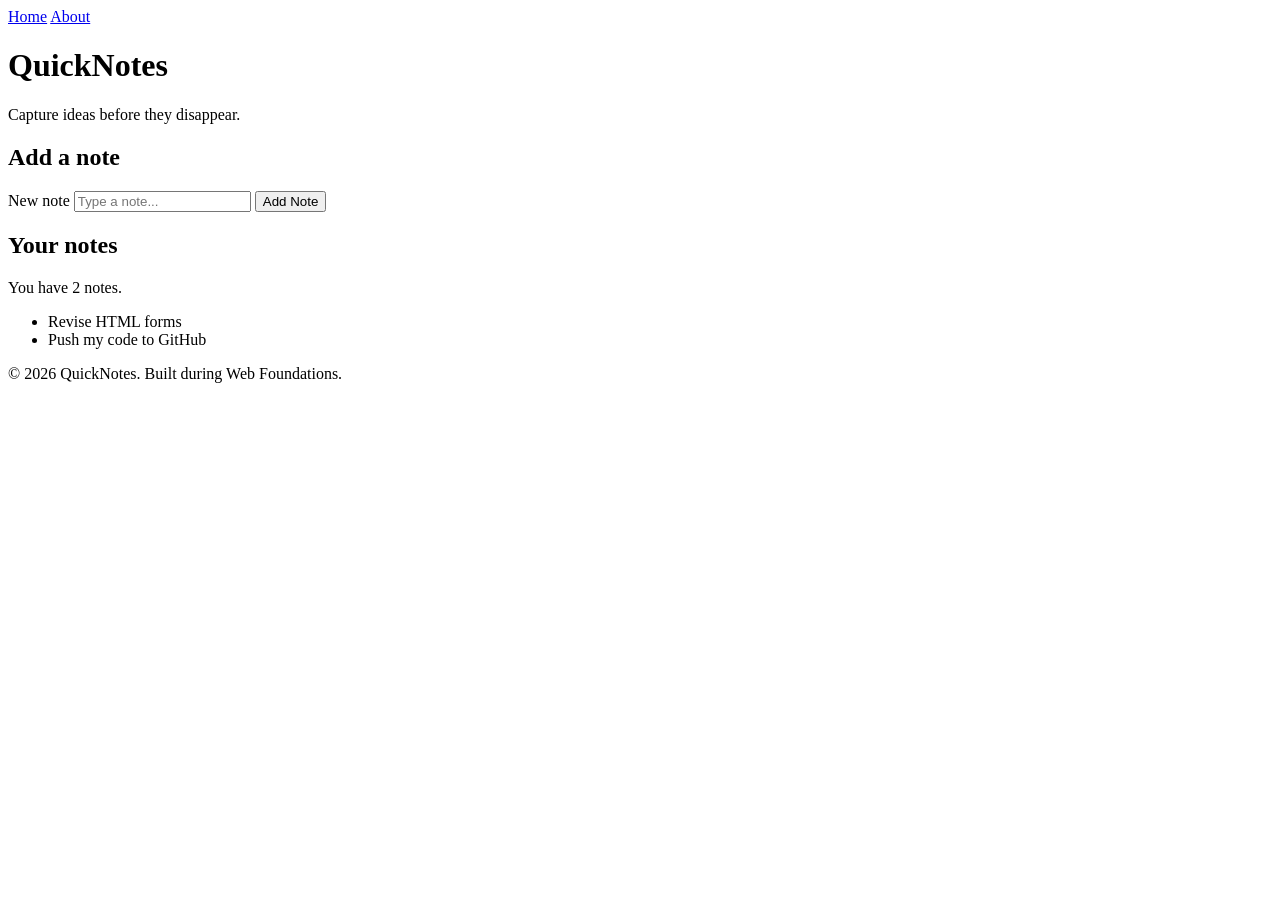
<file: day1/index.html>
<!DOCTYPE html>
<html lang="en">
  <head>
    <meta charset="UTF-8" />
    <meta name="viewport" content="width=device-width, initial-scale=1.0" />
    <title>QuickNotes</title>
  </head>
  <body>
    <header>
        <nav>
        <a href="index.html">Home</a>
        <a href="about.html">About</a>
      </nav>
      <h1>QuickNotes</h1>
      <p>Capture ideas before they disappear.</p>
    </header>
 
    <main>
      <section>
        <h2>Add a note</h2>
        <form id="note-form">
          <label for="note-input">New note</label>
          <input type="text" id="note-input" placeholder="Type a note..." />
          <button type="submit">Add Note</button>
        </form>
      </section>
 
      <section>
        <h2>Your notes</h2>
        <p id="note-count">You have 2 notes.</p>
        <ul id="notes-list">
          <li>Revise HTML forms</li>
          <li>Push my code to GitHub</li>
        </ul>
      </section>
    </main>
 
    <footer>
      <p>&copy; 2026 QuickNotes. Built during Web Foundations.</p>
    </footer>
  </body>
</html>
</file>
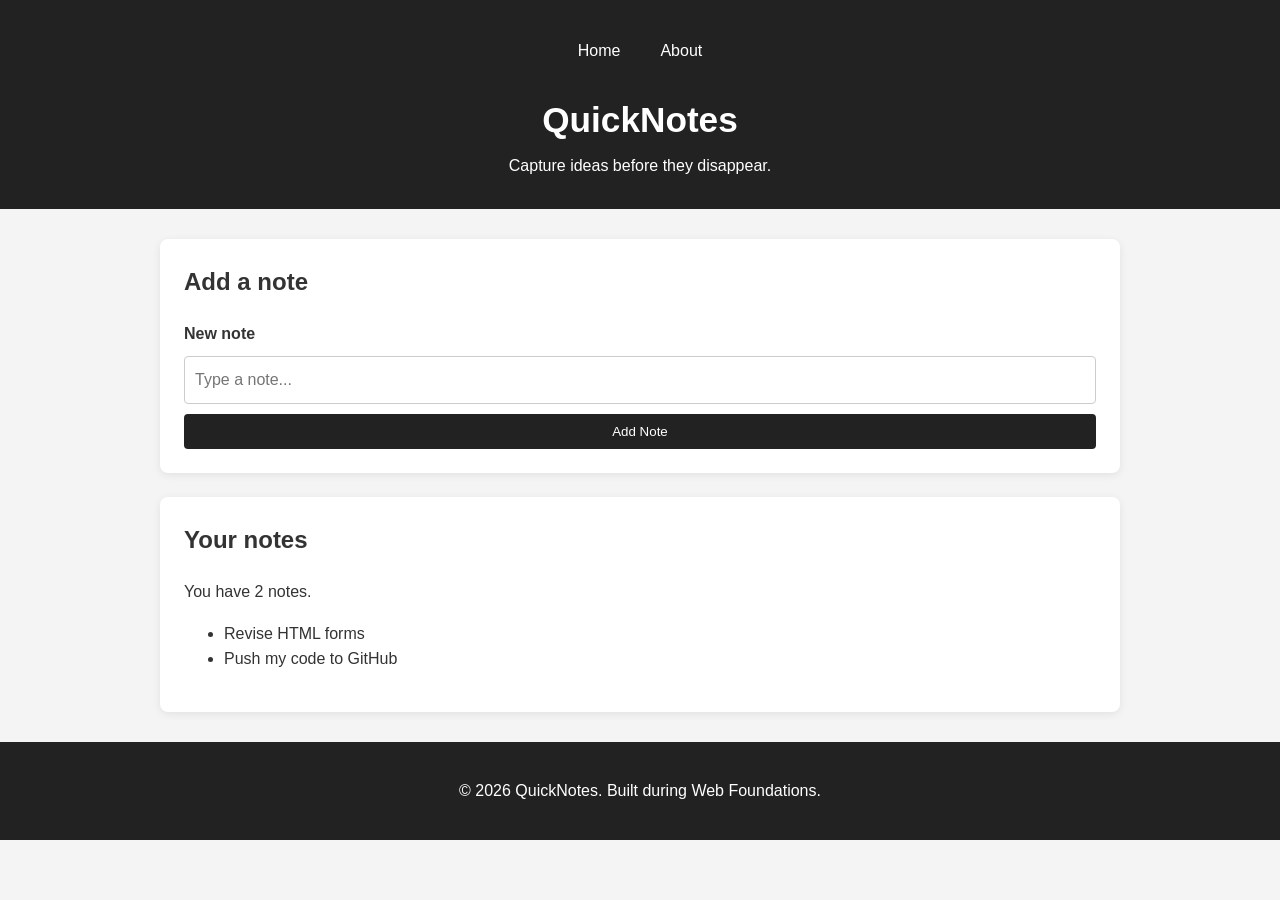
<file: day2/index.html>
<!DOCTYPE html>
<html lang="en">
  <head>
    <meta charset="UTF-8" />
    <meta name="viewport" content="width=device-width, initial-scale=1.0" />
    <title>QuickNotes</title>
    <link rel="stylesheet" href="style.css" />
  </head>

  <body>
    <header>
      <nav>
        <a href="index.html">Home</a>
        <a href="about.html">About</a>
      </nav>

  <h1>QuickNotes</h1>
  <p>Capture ideas before they disappear.</p>
</header>

<main>
  <section>
    <h2>Add a note</h2>

    <form id="note-form">
      <label for="note-input">New note</label>
      <input
        type="text"
        id="note-input"
        placeholder="Type a note..."
      />

      <button type="submit">Add Note</button>
    </form>
  </section>

  <section>
    <h2>Your notes</h2>

    <p id="note-count">You have 2 notes.</p>

    <ul id="notes-list">
      <li>Revise HTML forms</li>
      <li>Push my code to GitHub</li>
    </ul>
  </section>
</main>

<footer>
  <p>&copy; 2026 QuickNotes. Built during Web Foundations.</p>
</footer>
  </body>
</html>
</file>
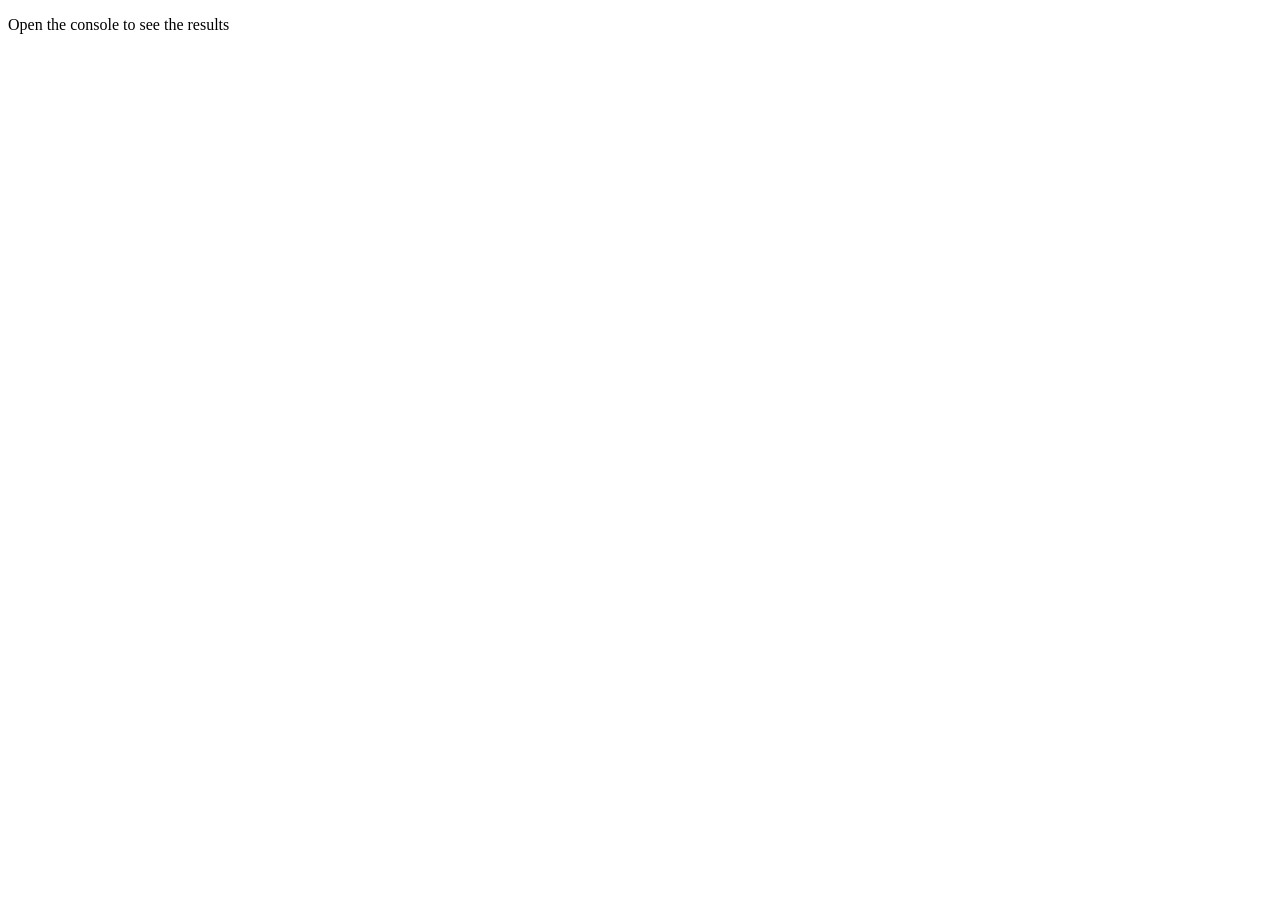
<file: day3/index.html>
<!DOCTYPE html>
<html lang="en">
<head>
    <meta charset="UTF-8">
    <meta name="viewport" content="width=device-width, initial-scale=1.0">
    <title>Notes Toolkit</title>
    <script src="script.js" defer></script>
</head>
<body>
    <p>Open the console to see the results</p>
</body>
</html>
</file>
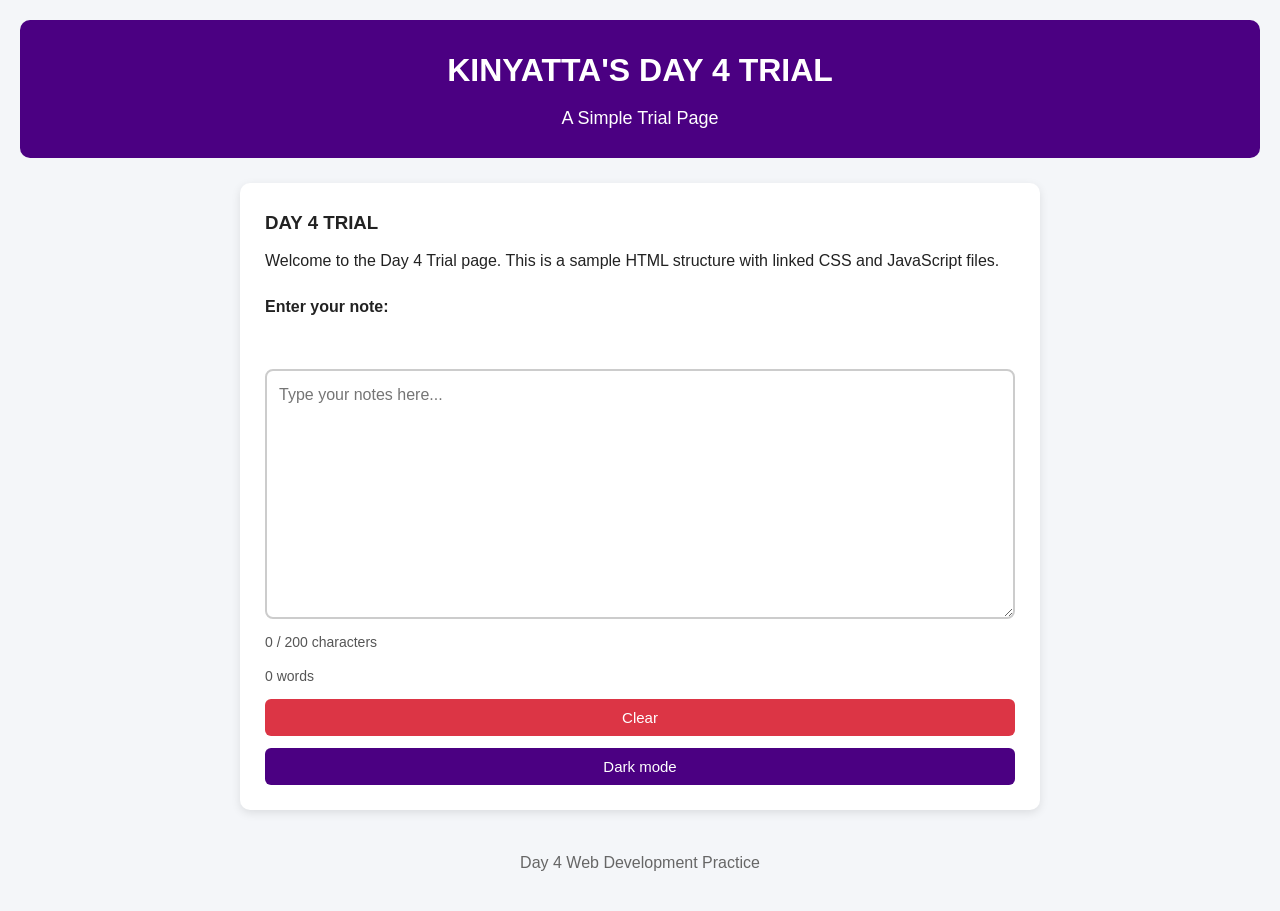
<file: day4/index.html>
<!DOCTYPE html>
<html lang="en">
<head>
    <meta charset="UTF-8">
    <meta name="viewport" content="width=device-width, initial-scale=1.0">

    <title>DAY 4 TRIAL</title>

    <link rel="stylesheet" href="style.css">
    <script src="script.js" defer></script>
</head>

<body>
    <header>
        <h1>KINYATTA'S DAY 4 TRIAL</h1>
        <h2>A Simple Trial Page</h2>
    </header>

    <main>
        <h3>DAY 4 TRIAL</h3>

        <p>
            Welcome to the Day 4 Trial page.
            This is a sample HTML structure with linked CSS
            and JavaScript files.
        </p>

        <section>
            <label for="note-text">Enter your note:</label><br>

            <textarea
                id="note-text"
                placeholder="Type your notes here..."
            ></textarea>

            <p id="char-count">Characters: 0</p>

            <p id="word-count">Words: 0</p>

            <button id="clear-btn" type="button">Clear</button>

            <button id="theme-toggle" type="button">
                Toggle Theme
            </button>
        </section>
    </main>

    <footer>
        <p>Day 4 Web Development Practice</p>
    </footer>
</body>
</html>
</file>
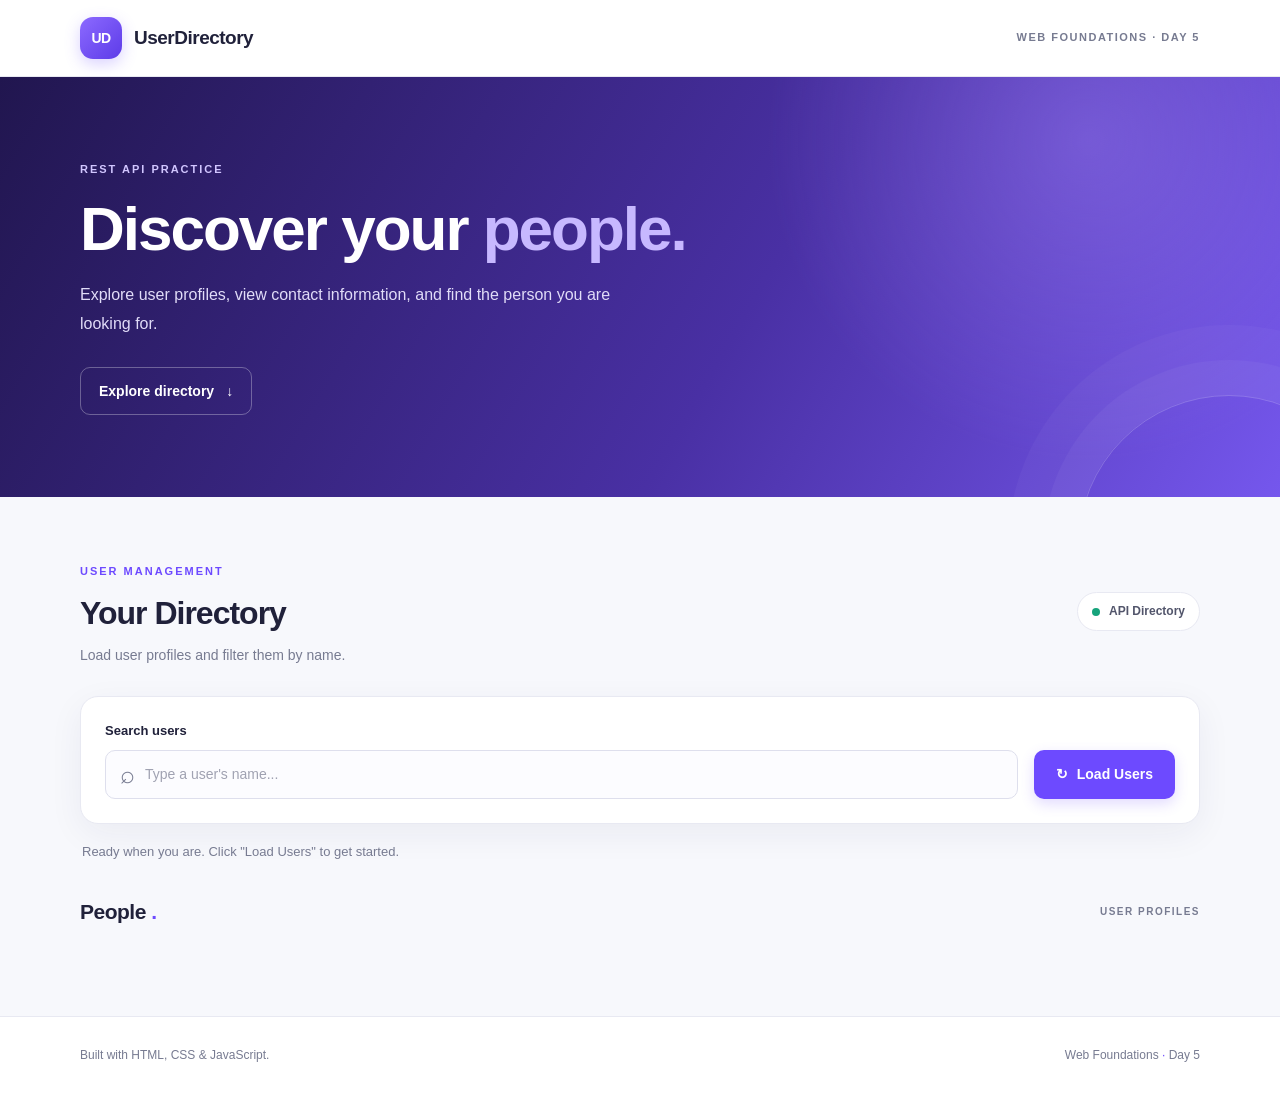
<file: day5/index.html>
<!DOCTYPE html>
<html lang="en">
<head>
    <meta charset="UTF-8">
    <meta name="viewport" content="width=device-width, initial-scale=1.0">

    <title>User Directory | Day 5 API Lab</title>

    <link rel="stylesheet" href="style.css">
    <script src="users.js" defer></script>
</head>
<body>

    <header class="site-header">
        <div class="container nav">
            <a href="#" class="brand">
                <span class="brand-icon">UD</span>
                <span>UserDirectory</span>
            </a>

            <span class="day-label">WEB FOUNDATIONS · DAY 5</span>
        </div>
    </header>

    <main>
        <section class="hero">
            <div class="container hero-content">
                <span class="eyebrow">REST API PRACTICE</span>

                <h1>Discover your <span>people.</span></h1>

                <p>
                    Explore user profiles, view contact information,
                    and find the person you are looking for.
                </p>

                <a href="#directory" class="hero-link">
                    Explore directory <span aria-hidden="true">↓</span>
                </a>
            </div>
        </section>

        <section class="container directory-section" id="directory">

            <div class="section-heading">
                <div>
                    <span class="eyebrow">USER MANAGEMENT</span>
                    <h2>Your Directory</h2>
                    <p class="section-description">
                        Load user profiles and filter them by name.
                    </p>
                </div>

                <div class="directory-badge">
                    <span class="status-dot"></span>
                    API Directory
                </div>
            </div>

            <div class="toolbar">
                <div class="search-box">
                    <label for="filter-input">Search users</label>

                    <div class="search-input-wrap">
                        <span class="search-icon" aria-hidden="true">⌕</span>

                        <input
                            type="search"
                            id="filter-input"
                            placeholder="Type a user's name..."
                            autocomplete="off"
                        >
                    </div>
                </div>

                <button id="load-users" type="button">
                    <span aria-hidden="true">↻</span>
                    Load Users
                </button>
            </div>

            <p id="status" class="status-message" role="status" aria-live="polite">
                Ready when you are. Click "Load Users" to get started.
            </p>

            <div class="results-heading">
                <h3>People <span class="heading-dot">.</span></h3>
                <span class="results-caption">USER PROFILES</span>
            </div>

            <ul id="users-list" class="users-grid"></ul>

        </section>
    </main>

    <footer class="site-footer">
        <div class="container footer-content">
            <p>Built with HTML, CSS &amp; JavaScript.</p>
            <p>Web Foundations <span>·</span> Day 5</p>
        </div>
    </footer>

</body>
</html>
</file>
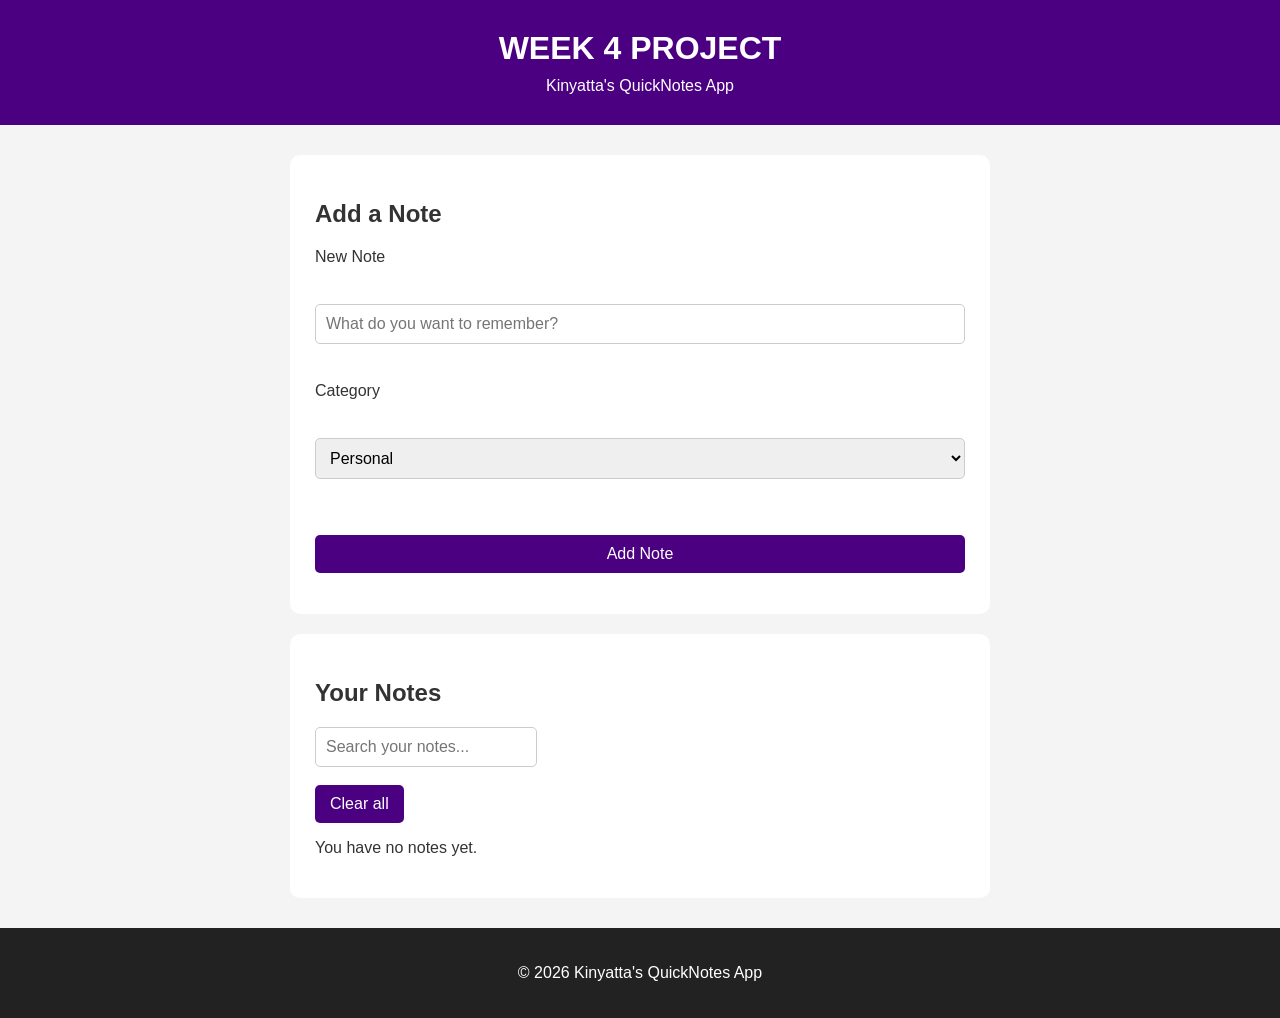
<file: quicknotes-app/index.html>
<!DOCTYPE html>
<html lang="en">

<head>
    <meta charset="UTF-8">
    <meta name="viewport" content="width=device-width, initial-scale=1.0">

    <title>QuickNotes</title>

    <link rel="stylesheet" href="style.css">
    <script src="script.js" defer></script>
</head>

<body>

    <header>
        <h1>WEEK 4 PROJECT</h1>
        <p>Kinyatta's QuickNotes App</p>
    </header>

    <main>

        <!-- Section for adding a new note -->
        <section>
            <h2>Add a Note</h2>

            <form id="note-form">

                <label for="note-input">New Note</label><br>

                <input
                    type="text"
                    id="note-input"
                    name="note"
                    placeholder="What do you want to remember?"
                    required
                ><br>

                <label for="note-category">Category</label><br>

                <select id="note-category" name="category">
                    <option value="Personal">Personal</option>
                    <option value="Work">Work</option>
                    <option value="Study">Study</option>
                </select><br><br>

                <button type="submit">Add Note</button>

            </form>

            <p id="error-message"></p>
        </section>


        <!-- Section for displaying existing notes -->
        <section>
            <h2>Your Notes</h2>

            <input
                type="text"
                id="search-input"
                name="search"
                placeholder="Search your notes..."
            >

            <br><br>

            <button type="button" id="clear-all">Clear all</button>

            <p id="note-count">You have no notes yet.</p>

            <ul id="notes-list"></ul>
        </section>

    </main>

    <footer>
        <p>&copy; 2026 Kinyatta's QuickNotes App</p>
    </footer>

</body>

</html>
</file>
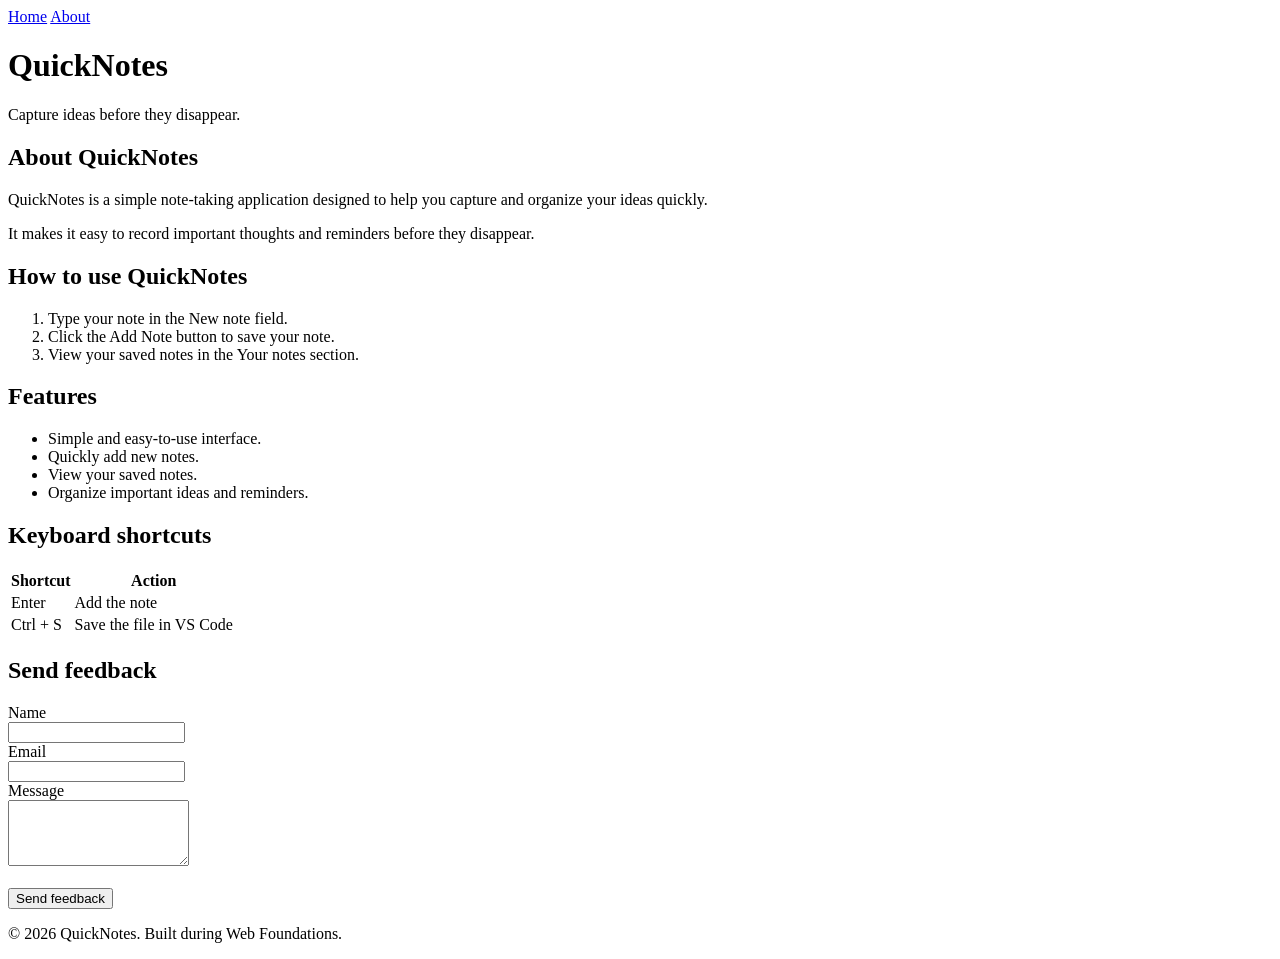
<file: day1/about.html>
<!DOCTYPE html>
<html lang="en">
  <head>
    <meta charset="UTF-8" />
    <meta name="viewport" content="width=device-width, initial-scale=1.0" />
    <title>QuickNotes</title>
  </head>

  <body>
    <header>
      <nav>
        <a href="index.html">Home</a>
        <a href="about.html">About</a>
      </nav>

      <h1>QuickNotes</h1>
      <p>Capture ideas before they disappear.</p>
    </header>

    <main>
      <h2>About QuickNotes</h2>

      <p>
        QuickNotes is a simple note-taking application designed to help you
        capture and organize your ideas quickly.
      </p>

      <p>
        It makes it easy to record important thoughts and reminders before
        they disappear.
      </p>

      <section>
        <h2>How to use QuickNotes</h2>

        <ol>
          <li>Type your note in the New note field.</li>
          <li>Click the Add Note button to save your note.</li>
          <li>View your saved notes in the Your notes section.</li>
        </ol>
      </section>

      <section>
        <h2>Features</h2>

        <ul>
          <li>Simple and easy-to-use interface.</li>
          <li>Quickly add new notes.</li>
          <li>View your saved notes.</li>
          <li>Organize important ideas and reminders.</li>
        </ul>
      </section>

      <section>
        <h2>Keyboard shortcuts</h2>

        <table>
          <thead>
            <tr>
              <th>Shortcut</th>
              <th>Action</th>
            </tr>
          </thead>

          <tbody>
            <tr>
              <td>Enter</td>
              <td>Add the note</td>
            </tr>

            <tr>
              <td>Ctrl + S</td>
              <td>Save the file in VS Code</td>
            </tr>
          </tbody>
        </table>
      </section>

      <section>
        <h2>Send feedback</h2>

        <form>
          <label for="name">Name</label><br/>
          <input type="text" id="name" name="name" required /><br>
          <label for="email">Email</label><br>
          <input type="email" id="email" name="email" required /><br>
          <label for="message">Message</label><br>
          <textarea id="message" name="message" rows="4" required
          ></textarea><br><br>
          <button type="submit">Send feedback</button><br>
        </form>
      </section>
    </main>

    <footer>
      <p>&copy; 2026 QuickNotes. Built during Web Foundations.</p>
    </footer>
  </body>
</html>
</file>
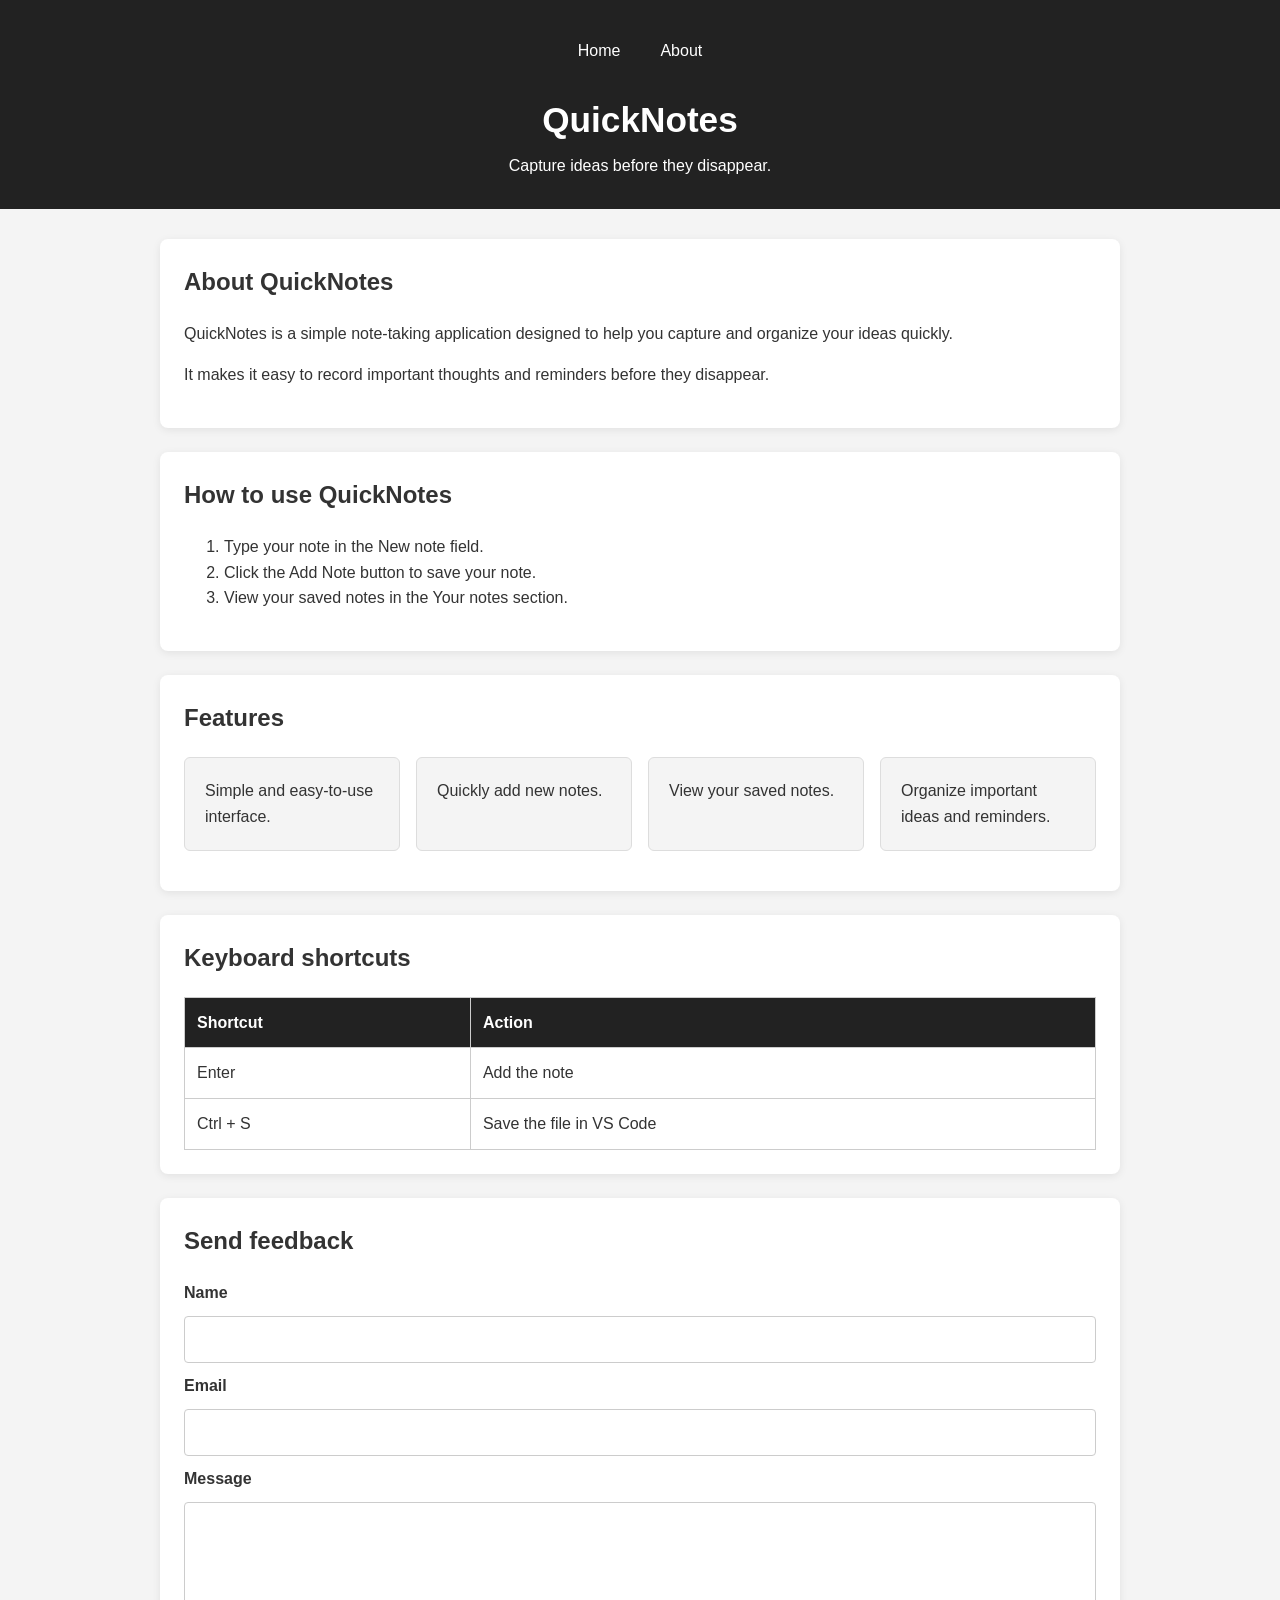
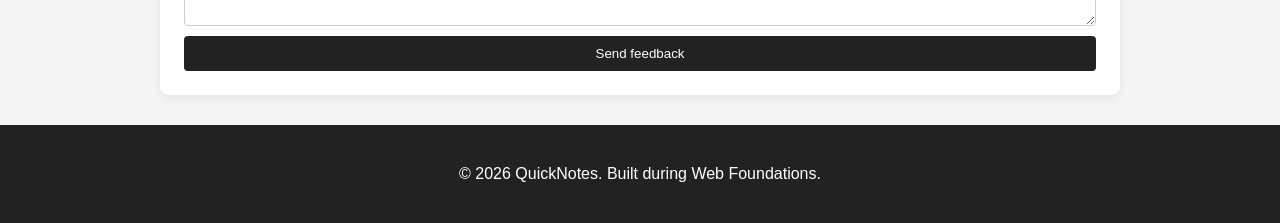
<file: day2/about.html>
<!DOCTYPE html>
<html lang="en">
  <head>
    <meta charset="UTF-8" />
    <meta name="viewport" content="width=device-width, initial-scale=1.0" />
    <title>QuickNotes</title>
    <link rel="stylesheet" href="style.css" />
  </head>

  <body>
    <header>
      <nav>
        <a href="index.html">Home</a>
        <a href="about.html">About</a>
      </nav>
  <h1>QuickNotes</h1>
  <p>Capture ideas before they disappear.</p>
</header>

<main>
  <section>
    <h2>About QuickNotes</h2>

    <p>
      QuickNotes is a simple note-taking application designed to help you
      capture and organize your ideas quickly.
    </p>

    <p>
      It makes it easy to record important thoughts and reminders before
      they disappear.
    </p>
  </section>

  <section>
    <h2>How to use QuickNotes</h2>

    <ol>
      <li>Type your note in the New note field.</li>
      <li>Click the Add Note button to save your note.</li>
      <li>View your saved notes in the Your notes section.</li>
    </ol>
  </section>

  <section>
    <h2>Features</h2>

    <ul class="features">
      <li>Simple and easy-to-use interface.</li>
      <li>Quickly add new notes.</li>
      <li>View your saved notes.</li>
      <li>Organize important ideas and reminders.</li>
    </ul>
  </section>

  <section>
    <h2>Keyboard shortcuts</h2>

    <table>
      <thead>
        <tr>
          <th>Shortcut</th>
          <th>Action</th>
        </tr>
      </thead>

      <tbody>
        <tr>
          <td>Enter</td>
          <td>Add the note</td>
        </tr>

        <tr>
          <td>Ctrl + S</td>
          <td>Save the file in VS Code</td>
        </tr>
      </tbody>
    </table>
  </section>

  <section>
    <h2>Send feedback</h2>

    <form>
      <label for="name">Name</label>
      <input type="text" id="name" name="name" required />

      <label for="email">Email</label>
      <input type="email" id="email" name="email" required />

      <label for="message">Message</label>
      <textarea
        id="message"
        name="message"
        rows="4"
        required
      ></textarea>

      <button type="submit">Send feedback</button>
    </form>
  </section>
</main>

<footer>
  <p>&copy; 2026 QuickNotes. Built during Web Foundations.</p>
</footer>
  </body>
</html>
</file>
<file: day2/style.css>
/* Box-sizing Reset */
* {
  box-sizing: border-box;
  }

/*Base Body Styles*/

body {
margin: 0;
font-family: Arial, sans-serif;
background-color: #f4f4f4;
color: #333;
line-height: 1.6;
}

/* Header */

header {
background-color: #222;
color: white;
text-align: center;
padding: 30px 20px;
}

header h1 {
margin: 20px 0 5px;
font-size: 2.2rem;
}

header p {
margin: 0;
}

/* Navigation - Flexbox */

nav {
display: flex;
justify-content: center;
align-items: center;
gap: 16px;
}

nav a {
color: white;
text-decoration: none;
padding: 8px 12px;
border-radius: 4px;
transition: background-color 0.3s ease, color 0.3s ease;
}

nav a:hover {
background-color: white;
color: #222;
}

/* Main Content*/

main {
max-width: 1000px;
margin: 30px auto;
padding: 0 20px;
}

/* Section Cards */

section {
background-color: white;
margin-bottom: 24px;
padding: 24px;
border-radius: 8px;
box-shadow: 0 2px 8px rgba(0, 0, 0, 0.08);
}

section h2 {
margin-top: 0;
}

/*Features - CSS Grid*/

.features {
display: grid;
grid-template-columns: repeat(auto-fit, minmax(180px, 1fr));
gap: 16px;
padding: 0;
list-style: none;
}

.features li {
background-color: #f4f4f4;
padding: 20px;
border-radius: 6px;
border: 1px solid #ddd;
}

/* Tables*/

table {
width: 100%;
border-collapse: collapse;
}

th,
td {
border: 1px solid #ccc;
padding: 12px;
text-align: left;
}

th {
background-color: #222;
color: white;
}

/*Forms*/

form {
display: flex;
flex-direction: column;
gap: 10px;
}

label {
font-weight: bold;
}

input,
textarea {
width: 100%;
padding: 10px;
border: 1px solid #ccc;
border-radius: 4px;
font: inherit;
}

textarea {
resize: vertical;
}

/* Buttons*/

button {
padding: 10px 18px;
border: none;
border-radius: 4px;
background-color: #222;
color: white;
cursor: pointer;
transition: background-color 0.3s ease, transform 0.2s ease;
}

button:hover {
background-color: #444;
transform: translateY(-2px);
}

/*
Footer*/

footer {
background-color: #222;
color: white;
text-align: center;
padding: 20px;
margin-top: 30px;
}

/* Responsive Design */

@media (max-width: 600px) {
header {
padding: 20px 10px;
}

header h1 {
font-size: 1.7rem;
}

header p {
font-size: 0.9rem;
}

main {
margin: 20px auto;
padding: 0 10px;
}

section {
padding: 18px;
}

nav {
gap: 16px;
}

nav a {
padding: 6px 8px;
}

table {
font-size: 0.9rem;
}
}
</file>
<file: day4/style.css>
/* 1. Reset default browser styles */
* {
    margin: 0;
    padding: 0;
    box-sizing: border-box;
}

/* 2. Define light theme colours */
:root {
    --bg-color: #f4f6f9;
    --text-color: #222222;
    --header-bg: #4b0082;
    --header-text: #ffffff;
    --content-bg: #ffffff;
    --border-color: #cccccc;
    --counter-color: #555555;
    --button-bg: #4b0082;
    --button-text: #ffffff;
    --footer-color: #666666;
}

/* 3. Apply colours to the page */
body {
    font-family: Arial, sans-serif;
    background-color: var(--bg-color);
    color: var(--text-color);
    line-height: 1.6;
    padding: 20px;
    transition: background-color 0.3s, color 0.3s;
}

/* 4. Dark theme changes the CSS variables */
body.dark {
    --bg-color: #181818;
    --text-color: #f1f1f1;
    --header-bg: #292929;
    --header-text: #ffffff;
    --content-bg: #242424;
    --border-color: #666666;
    --counter-color: #cccccc;
    --button-bg: #6a32a8;
    --button-text: #ffffff;
    --footer-color: #cccccc;
}

/* 5. Header */
header {
    text-align: center;
    background-color: var(--header-bg);
    color: var(--header-text);
    padding: 25px 15px;
    border-radius: 10px;
    margin-bottom: 25px;
}

header h1 {
    margin-bottom: 8px;
}

header h2 {
    font-size: 18px;
    font-weight: normal;
}

/* 6. Main content */
main {
    max-width: 800px;
    margin: 0 auto;
    padding: 25px;
    background-color: var(--content-bg);
    border-radius: 10px;
    box-shadow: 0 3px 10px rgba(0, 0, 0, 0.1);
}

main h3 {
    margin-bottom: 10px;
}

main > p {
    margin-bottom: 20px;
}

/* 7. Note section */
section {
    display: flex;
    flex-direction: column;
    gap: 12px;
}

label {
    font-weight: bold;
}

/* 8. Text area */
#note-text {
    width: 100%;
    height: 250px;
    padding: 12px;
    font-family: inherit;
    font-size: 16px;
    line-height: 1.5;
    color: var(--text-color);
    background-color: var(--content-bg);
    border: 2px solid var(--border-color);
    border-radius: 8px;
    resize: vertical;
}

#note-text:focus {
    outline: 2px solid var(--button-bg);
    outline-offset: 2px;
}

/* 9. Character and word counters */
#char-count,
#word-count {
    color: var(--counter-color);
    font-size: 14px;
}

/* Orange text when approaching the character limit */
.warning {
    color: orange;
}

/* Red, bold text when over the character limit */
.over {
    color: red;
    font-weight: bold;
}

/* 10. Buttons */
button {
    padding: 10px 18px;
    border: none;
    border-radius: 6px;
    background-color: var(--button-bg);
    color: var(--button-text);
    font-size: 15px;
    cursor: pointer;
    transition: opacity 0.3s;
}

button:hover {
    opacity: 0.8;
}

/* Clear button */
#clear-btn {
    background-color: #dc3545;
}

/* 11. Footer */
footer {
    margin-top: 25px;
    padding: 15px;
    text-align: center;
    color: var(--footer-color);
}

/* 12. Responsive design */
@media (max-width: 600px) {
    body {
        padding: 10px;
    }

    header h1 {
        font-size: 24px;
    }

    main {
        padding: 15px;
    }

    #note-text {
        height: 200px;
    }

    button {
        width: 100%;
    }
}
</file>
<file: day5/style.css>
/* =========================
   1. GLOBAL STYLES
========================= */

:root {
    --primary: #6d4aff;
    --primary-dark: #5034d4;
    --primary-light: #f0edff;
    --background: #f7f8fc;
    --surface: #ffffff;
    --text: #20213a;
    --muted: #777b91;
    --border: #e8e9f2;
    --success: #16a37b;
    --radius: 18px;
    --shadow: 0 10px 35px rgba(37, 32, 80, 0.06);
}

* {
    box-sizing: border-box;
    margin: 0;
    padding: 0;
}

html {
    scroll-behavior: smooth;
}

body {
    font-family: Inter, "Segoe UI", Arial, sans-serif;
    background: var(--background);
    color: var(--text);
    line-height: 1.6;
}

button,
input {
    font: inherit;
}

button,
a {
    -webkit-tap-highlight-color: transparent;
}

.container {
    width: min(1120px, 90%);
    margin: 0 auto;
}

/* =========================
   2. NAVIGATION
========================= */

.site-header {
    background: var(--surface);
    border-bottom: 1px solid var(--border);
}

.nav {
    min-height: 76px;
    display: flex;
    align-items: center;
    justify-content: space-between;
    gap: 20px;
}

.brand {
    display: inline-flex;
    align-items: center;
    gap: 12px;
    text-decoration: none;
    color: var(--text);
    font-size: 19px;
    font-weight: 800;
    letter-spacing: -0.5px;
}

.brand-icon {
    display: grid;
    place-items: center;
    width: 42px;
    height: 42px;
    color: white;
    background: linear-gradient(135deg, #8c6aff, #5d3be8);
    border-radius: 13px;
    font-size: 14px;
    box-shadow: 0 5px 15px rgba(109, 74, 255, 0.25);
}

.day-label {
    color: var(--muted);
    font-size: 11px;
    font-weight: 800;
    letter-spacing: 1.5px;
}

/* =========================
   3. HERO SECTION
========================= */

.hero {
    position: relative;
    overflow: hidden;
    color: white;
    background:
        radial-gradient(
            circle at 85% 15%,
            rgba(170, 140, 255, 0.35),
            transparent 28%
        ),
        linear-gradient(120deg, #21164f, #4930a4 58%, #7557ed);
}

.hero::after {
    content: "";
    position: absolute;
    width: 300px;
    height: 300px;
    right: -100px;
    bottom: -200px;
    border: 1px solid rgba(255, 255, 255, 0.2);
    border-radius: 50%;
    box-shadow:
        0 0 0 35px rgba(255, 255, 255, 0.04),
        0 0 0 70px rgba(255, 255, 255, 0.03);
}

.hero-content {
    position: relative;
    z-index: 1;
    padding-top: 78px;
    padding-bottom: 82px;
}

.eyebrow {
    display: inline-block;
    font-size: 11px;
    font-weight: 800;
    letter-spacing: 2px;
}

.hero .eyebrow {
    color: #d1c6ff;
    margin-bottom: 15px;
}

.hero h1 {
    max-width: 700px;
    font-size: clamp(38px, 6vw, 62px);
    line-height: 1.12;
    letter-spacing: -2px;
    margin-bottom: 18px;
}

.hero h1 span {
    color: #c7b8ff;
}

.hero-content > p {
    max-width: 560px;
    color: #e1dcf8;
    font-size: 16px;
    line-height: 1.8;
    margin-bottom: 28px;
}

.hero-link {
    display: inline-flex;
    align-items: center;
    gap: 12px;
    padding: 12px 18px;
    border: 1px solid rgba(255, 255, 255, 0.3);
    border-radius: 10px;
    color: white;
    text-decoration: none;
    font-size: 14px;
    font-weight: 700;
    transition: background 0.2s, transform 0.2s;
}

.hero-link:hover {
    background: rgba(255, 255, 255, 0.12);
    transform: translateY(-2px);
}

/* =========================
   4. DIRECTORY SECTION
========================= */

.directory-section {
    padding-top: 60px;
    padding-bottom: 70px;
}

.section-heading {
    display: flex;
    justify-content: space-between;
    align-items: center;
    gap: 20px;
    margin-bottom: 30px;
}

.section-heading .eyebrow {
    color: var(--primary);
}

.section-heading h2 {
    font-size: 32px;
    letter-spacing: -1px;
    margin: 5px 0;
}

.section-description {
    color: var(--muted);
    font-size: 14px;
}

.directory-badge {
    display: inline-flex;
    align-items: center;
    gap: 9px;
    background: white;
    border: 1px solid var(--border);
    border-radius: 30px;
    padding: 9px 14px;
    color: #52556b;
    font-size: 12px;
    font-weight: 700;
    white-space: nowrap;
}

.status-dot {
    width: 8px;
    height: 8px;
    background: var(--success);
    border-radius: 50%;
}

/* =========================
   5. SEARCH AND BUTTON
========================= */

.toolbar {
    display: flex;
    align-items: flex-end;
    gap: 16px;
    padding: 24px;
    background: var(--surface);
    border: 1px solid var(--border);
    border-radius: var(--radius);
    box-shadow: var(--shadow);
}

.search-box {
    flex: 1;
    min-width: 0;
}

.search-box label {
    display: block;
    margin-bottom: 8px;
    font-size: 13px;
    font-weight: 700;
}

.search-input-wrap {
    display: flex;
    align-items: center;
    gap: 10px;
    min-height: 49px;
    padding: 0 14px;
    border: 1px solid #dedfed;
    border-radius: 10px;
    background: #fcfcff;
    transition: border-color 0.2s, box-shadow 0.2s;
}

.search-input-wrap:focus-within {
    border-color: var(--primary);
    box-shadow: 0 0 0 3px rgba(109, 74, 255, 0.1);
}

.search-icon {
    color: var(--muted);
    font-size: 25px;
}

.search-input-wrap input {
    width: 100%;
    min-width: 0;
    border: none;
    outline: none;
    background: transparent;
    color: var(--text);
    font-size: 14px;
}

.search-input-wrap input::placeholder {
    color: #a0a2b2;
}

#load-users {
    display: inline-flex;
    align-items: center;
    justify-content: center;
    gap: 9px;
    min-height: 49px;
    padding: 0 22px;
    border: none;
    border-radius: 10px;
    background: var(--primary);
    color: white;
    font-size: 14px;
    font-weight: 700;
    cursor: pointer;
    box-shadow: 0 5px 14px rgba(109, 74, 255, 0.2);
    transition: background 0.2s, transform 0.2s;
}

#load-users:hover:not(:disabled) {
    background: var(--primary-dark);
    transform: translateY(-2px);
}

#load-users:disabled {
    opacity: 0.65;
    cursor: not-allowed;
    box-shadow: none;
}

#load-users:focus-visible,
.hero-link:focus-visible {
    outline: 3px solid #b7a6ff;
    outline-offset: 4px;
}

/* =========================
   6. STATUS MESSAGE
========================= */

.status-message {
    margin: 18px 2px 32px;
    color: var(--muted);
    font-size: 13px;
}

.results-heading {
    display: flex;
    justify-content: space-between;
    align-items: center;
    gap: 15px;
    margin-bottom: 18px;
}

.results-heading h3 {
    font-size: 21px;
    letter-spacing: -0.5px;
}

.heading-dot {
    color: var(--primary);
}

.results-caption {
    color: var(--muted);
    font-size: 10px;
    font-weight: 800;
    letter-spacing: 1.5px;
}

/* =========================
   7. USER CARDS
========================= */

.users-grid {
    display: grid;
    grid-template-columns: repeat(3, minmax(0, 1fr));
    gap: 20px;
    list-style: none;
}

.users-grid > li {
    min-width: 0;
    padding: 24px;
    background: var(--surface);
    border: 1px solid var(--border);
    border-radius: var(--radius);
    box-shadow: var(--shadow);
    overflow-wrap: anywhere;
    transition: transform 0.2s, border-color 0.2s, box-shadow 0.2s;
}

.users-grid > li:hover {
    transform: translateY(-4px);
    border-color: #d3c9ff;
    box-shadow: 0 15px 35px rgba(37, 32, 80, 0.1);
}

.users-grid > li h3 {
    color: var(--text);
    font-size: 17px;
    line-height: 1.4;
    margin-bottom: 17px;
}

.users-grid > li p {
    color: var(--muted);
    font-size: 13px;
    line-height: 1.7;
    margin-top: 9px;
}

.users-grid > li p:first-of-type {
    color: var(--primary-dark);
}

.users-grid > li:only-child:not(:has(h3)) {
    grid-column: 1 / -1;
    text-align: center;
    color: var(--muted);
    box-shadow: none;
}

/* =========================
   8. FOOTER
========================= */

.site-footer {
    background: white;
    border-top: 1px solid var(--border);
}

.footer-content {
    min-height: 76px;
    display: flex;
    justify-content: space-between;
    align-items: center;
    gap: 15px;
    color: var(--muted);
    font-size: 12px;
}

.footer-content span {
    color: var(--primary);
}

/* =========================
   9. RESPONSIVE DESIGN
========================= */

@media (max-width: 900px) {
    .users-grid {
        grid-template-columns: repeat(2, minmax(0, 1fr));
    }
}

@media (max-width: 600px) {
    .container {
        width: min(100% - 32px, 1120px);
    }

    .nav {
        min-height: 66px;
    }

    .brand {
        font-size: 16px;
    }

    .brand-icon {
        width: 36px;
        height: 36px;
    }

    .day-label {
        max-width: 115px;
        text-align: right;
        font-size: 9px;
        letter-spacing: 0.8px;
    }

    .hero-content {
        padding-top: 58px;
        padding-bottom: 62px;
    }

    .hero h1 {
        font-size: 42px;
        letter-spacing: -1.5px;
    }

    .hero-content > p {
        font-size: 14px;
    }

    .directory-section {
        padding-top: 42px;
        padding-bottom: 45px;
    }

    .section-heading {
        align-items: flex-start;
        flex-direction: column;
        gap: 14px;
    }

    .section-heading h2 {
        font-size: 28px;
    }

    .toolbar {
        align-items: stretch;
        flex-direction: column;
        padding: 17px;
    }

    #load-users {
        width: 100%;
    }

    .users-grid {
        grid-template-columns: 1fr;
        gap: 14px;
    }

    .users-grid > li {
        padding: 21px;
    }

    .footer-content {
        align-items: flex-start;
        justify-content: center;
        flex-direction: column;
        gap: 3px;
        padding-top: 17px;
        padding-bottom: 17px;
    }
}
</file>
<file: quicknotes-app/style.css>
```css
/* Reset box sizing */
* {
    box-sizing: border-box;
}


/* Body */
body {
    margin: 0;
    font-family: Arial, sans-serif;
    background-color: #f4f4f4;
    color: #333;
}


/* Header */
header {
    background-color: #4b0082;
    color: white;
    text-align: center;
    padding: 30px 20px;
}

header h1 {
    margin: 0 0 10px;
}

header p {
    margin: 0;
}


/* Main area */
main {
    max-width: 700px;
    margin: 30px auto;
    padding: 0 20px;
}


/* Sections */
section {
    background-color: white;
    padding: 25px;
    margin-bottom: 20px;
    border-radius: 10px;
}


/* Form */
#note-form {
    display: flex;
    flex-direction: column;
    gap: 10px;
}


/* Input and select */
input,
select {
    padding: 10px;
    border: 1px solid #ccc;
    border-radius: 5px;
    font-size: 16px;
}


/* Button */
button {
    padding: 10px 15px;
    border: none;
    border-radius: 5px;
    background-color: #4b0082;
    color: white;
    cursor: pointer;
    font-size: 16px;
}


/* Button hover */
button:hover {
    background-color: #6a0dad;
}


/* Error message */
#error-message {
    color: red;
    font-weight: bold;
}


/* Notes list */
#notes-list {
    list-style: none;
    padding: 0;
}


/* Note cards */
.note-card {
    padding: 15px;
    border: 1px solid #ccc;
    border-radius: 8px;
    margin-bottom: 15px;
}


/* Personal category */
.category-personal {
    border-left: 5px solid teal;
}


/* Work category */
.category-work {
    border-left: 5px solid darkred;
}


/* Study category */
.category-study {
    border-left: 5px solid blue;
}


/* Footer */
footer {
    text-align: center;
    padding: 20px;
    background-color: #222;
    color: white;
}


/* Small screens */
@media (max-width: 600px) {

    #note-form {
        flex-direction: column;
    }

    main {
        padding: 0 10px;
    }

    section {
        padding: 20px;
    }
}
```
</file>
